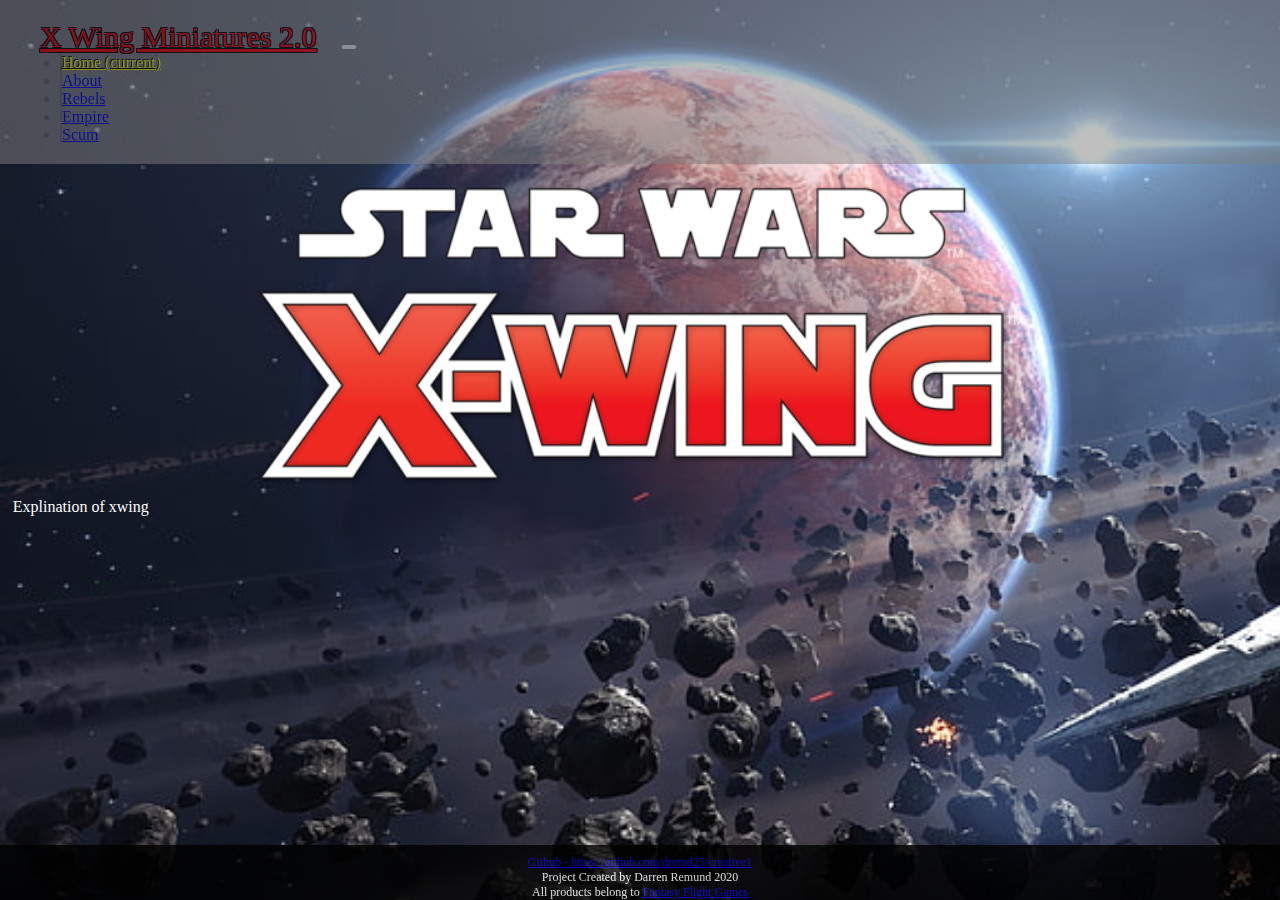
<file: index.html>
<!DOCTYPE html>
<html lang="en" dir="ltr">
    <head>
        <meta charset="utf-8">
        <title>X-Wing Miniatures</title>
        <link rel="stylesheet" href="/css/master.css">
        <link rel="stylesheet" href="/css/home.css">
        <link rel="stylesheet" href="https://stackpath.bootstrapcdn.com/bootstrap/4.1.3/css/bootstrap.min.css" integrity="sha384-MCw98/SFnGE8fJT3GXwEOngsV7Zt27NXFoaoApmYm81iuXoPkFOJwJ8ERdknLPMO" crossorigin="anonymous">
    </head>
    <body>
        <!-- Menu -->
        <div class="header">
            <nav class="navbar navbar-expand-lg navbar-light">
                <a class="navbar-xwing" href="/index.html">X Wing Miniatures 2.0</a>
                <button class="navbar-toggler" type="button" data-toggle="collapse" data-target="#navbarNav" aria-controls="navbarNav" aria-expanded="false" aria-label="Toggle navigation">
                    <span class="navbar-toggler-icon"></span>
                </button>
                <div class="collapse navbar-collapse" id="navbarNav">
                    <ul class="navbar-nav">
                        <li class="nav-item">
                            <a class="nav-link active" href="/index.html">Home <span class="sr-only">(current)</span></a>
                        </li>
                        <li class="nav-item">
                            <a class="nav-link" href="/pages/about.html">About</a>
                        </li>
                        <li class="nav-item">
                            <a class="nav-link" href="/pages/rebels/rebels.html">Rebels</a>
                        </li>
                        <li class="nav-item">
                            <a class="nav-link" href="/pages/empire/empire.html">Empire</a>
                        </li>
                        <li class="nav-item">
                            <a class="nav-link" href="/pages/scum/scum.html">Scum</a>
                        </li>
                    </ul>
                </div>
            </nav>
        </div>

        <!-- Main Body -->
        <div class="content">
            <img id="logo" src="/images/xwing_logo.png" alt="X Wing 2.0">
            <p>Explination of xwing</p>
        </div>

        <!-- Footer -->
        <div class="footer">
            <a href="https://github.com/dremd25/creative1">Github - https://github.com/dremd25/creative1</a>
            <p>Project Created by Darren Remund 2020</p>
            <p>All products belong to <a href="https://www.fantasyflightgames.com/en/products/x-wing-second-edition/">Fantasy Flight Games</a></p>
        </div>

        <script src="https://code.jquery.com/jquery-3.3.1.slim.min.js" integrity="sha384-q8i/X+965DzO0rT7abK41JStQIAqVgRVzpbzo5smXKp4YfRvH+8abtTE1Pi6jizo" crossorigin="anonymous"></script>
        <script src="https://cdnjs.cloudflare.com/ajax/libs/popper.js/1.14.3/umd/popper.min.js" integrity="sha384-ZMP7rVo3mIykV+2+9J3UJ46jBk0WLaUAdn689aCwoqbBJiSnjAK/l8WvCWPIPm49" crossorigin="anonymous"></script>
        <script src="https://stackpath.bootstrapcdn.com/bootstrap/4.1.3/js/bootstrap.min.js" integrity="sha384-ChfqqxuZUCnJSK3+MXmPNIyE6ZbWh2IMqE241rYiqJxyMiZ6OW/JmZQ5stwEULTy" crossorigin="anonymous"></script>
    </body>
</html>
</file>
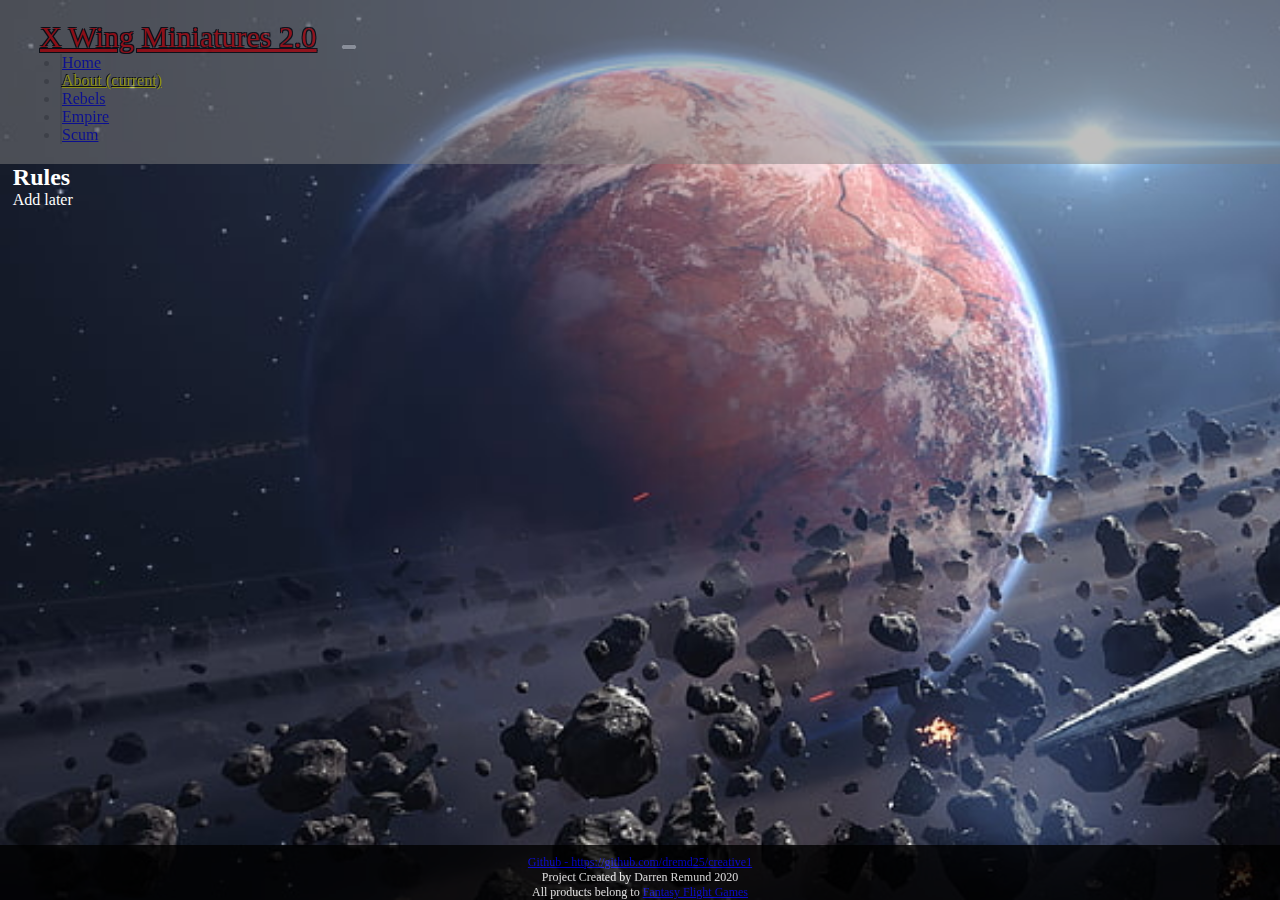
<file: pages/about.html>
<!DOCTYPE html>
<html lang="en" dir="ltr">
    <head>
        <meta charset="utf-8">
        <title>X-Wing Miniatures</title>
        <link rel="stylesheet" href="/css/master.css">
        <link rel="stylesheet" href="/css/rules.css">
        <link rel="stylesheet" href="https://stackpath.bootstrapcdn.com/bootstrap/4.1.3/css/bootstrap.min.css" integrity="sha384-MCw98/SFnGE8fJT3GXwEOngsV7Zt27NXFoaoApmYm81iuXoPkFOJwJ8ERdknLPMO" crossorigin="anonymous">
    </head>
    <body>
        <!-- Menu -->
        <div class="header">
            <nav class="navbar navbar-expand-lg navbar-light">
                <a class="navbar-xwing" href="/index.html">X Wing Miniatures 2.0</a>
                <button class="navbar-toggler" type="button" data-toggle="collapse" data-target="#navbarNav" aria-controls="navbarNav" aria-expanded="false" aria-label="Toggle navigation">
                    <span class="navbar-toggler-icon"></span>
                </button>
                <div class="collapse navbar-collapse" id="navbarNav">
                    <ul class="navbar-nav">
                        <li class="nav-item">
                            <a class="nav-link" href="/index.html">Home</a>
                        </li>
                        <li class="nav-item">
                            <a class="nav-link active" href="/pages/about.html">About <span class="sr-only">(current)</span></a>
                        </li>
                        <li class="nav-item">
                            <a class="nav-link" href="/pages/rebels/rebels.html">Rebels</a>
                        </li>
                        <li class="nav-item">
                            <a class="nav-link" href="/pages/empire/empire.html">Empire</a>
                        </li>
                        <li class="nav-item">
                            <a class="nav-link" href="/pages/scum/scum.html">Scum</a>
                        </li>
                    </ul>
                </div>
            </nav>
        </div>

        <!-- Main Body -->
        <div class="content">
            <h2>Rules</h2>
            <p>Add later</p>
        </div>

        <!-- Footer -->
        <div class="footer">
            <a href="https://github.com/dremd25/creative1">Github - https://github.com/dremd25/creative1</a>
            <p>Project Created by Darren Remund 2020</p>
            <p>All products belong to <a href="https://www.fantasyflightgames.com/en/products/x-wing-second-edition/">Fantasy Flight Games</a></p>
        </div>

        <script src="https://code.jquery.com/jquery-3.3.1.slim.min.js" integrity="sha384-q8i/X+965DzO0rT7abK41JStQIAqVgRVzpbzo5smXKp4YfRvH+8abtTE1Pi6jizo" crossorigin="anonymous"></script>
        <script src="https://cdnjs.cloudflare.com/ajax/libs/popper.js/1.14.3/umd/popper.min.js" integrity="sha384-ZMP7rVo3mIykV+2+9J3UJ46jBk0WLaUAdn689aCwoqbBJiSnjAK/l8WvCWPIPm49" crossorigin="anonymous"></script>
        <script src="https://stackpath.bootstrapcdn.com/bootstrap/4.1.3/js/bootstrap.min.js" integrity="sha384-ChfqqxuZUCnJSK3+MXmPNIyE6ZbWh2IMqE241rYiqJxyMiZ6OW/JmZQ5stwEULTy" crossorigin="anonymous"></script>
    </body>
</html>
</file>
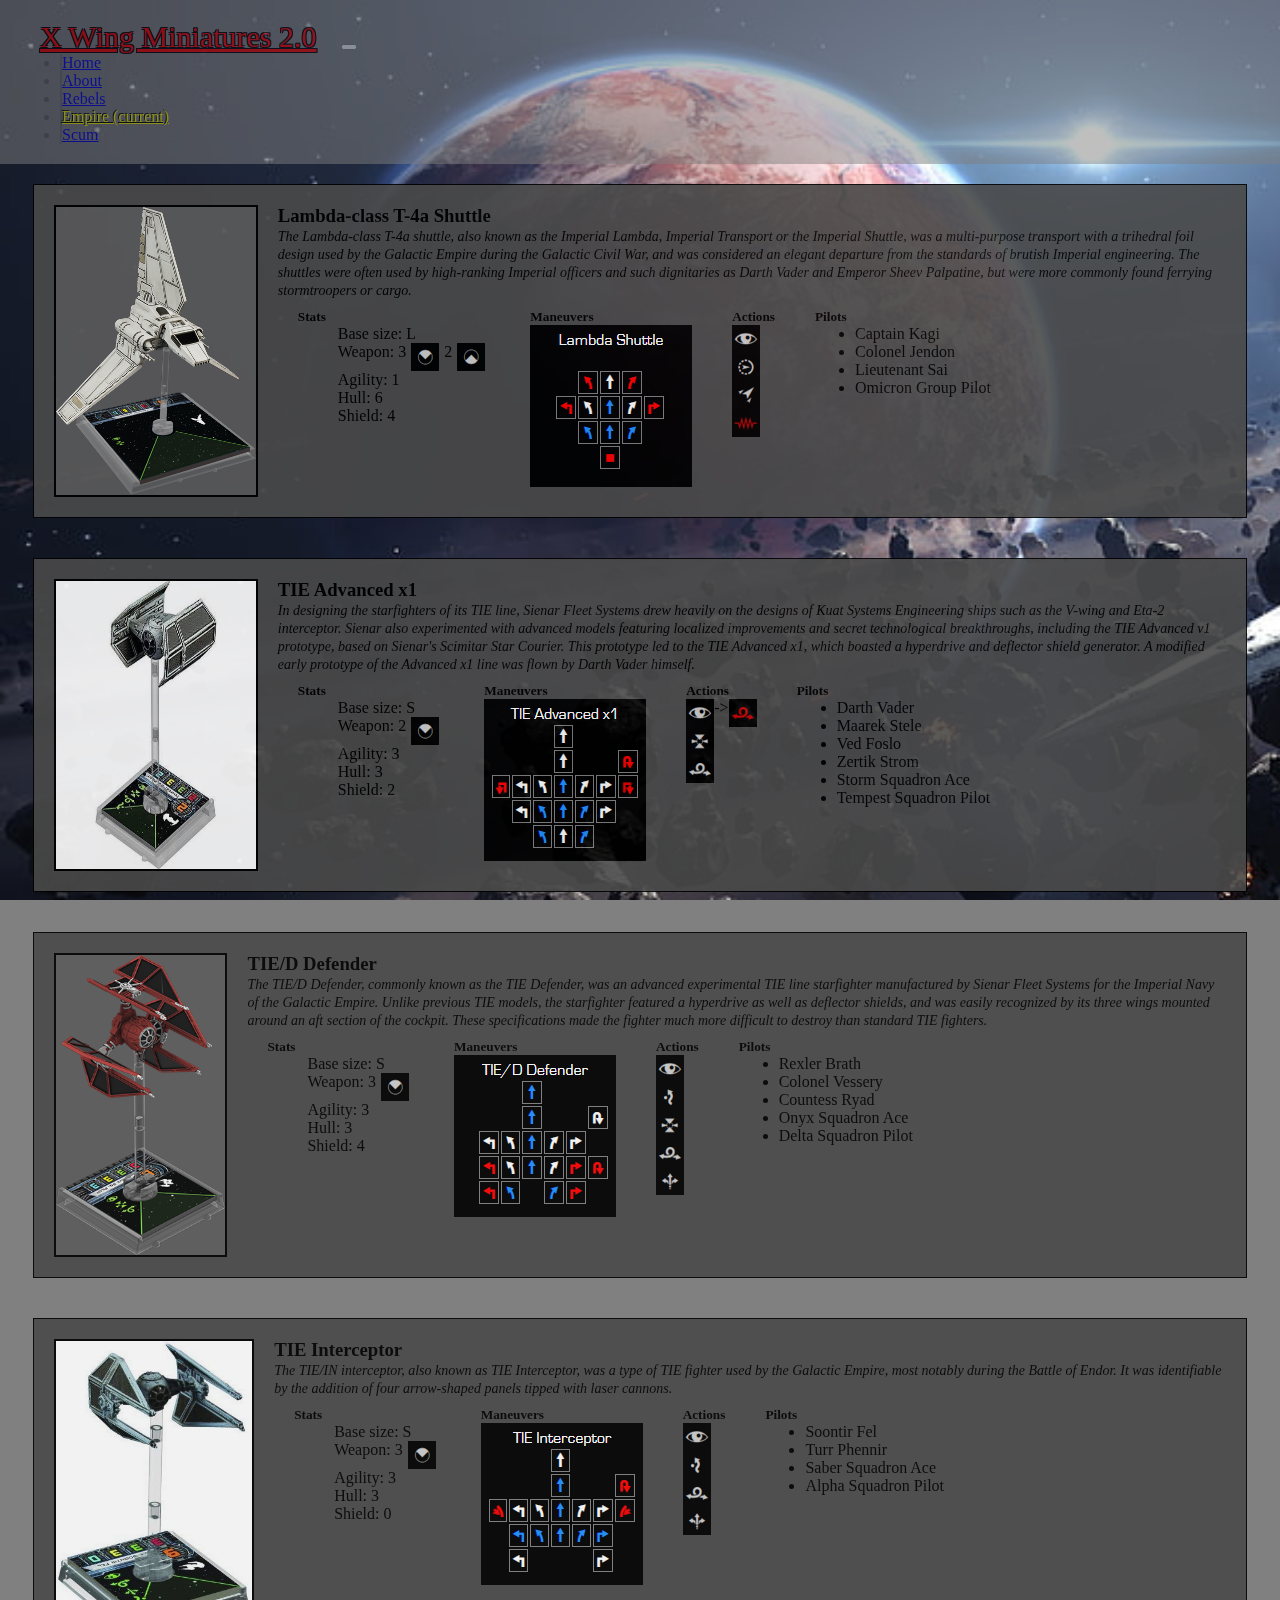
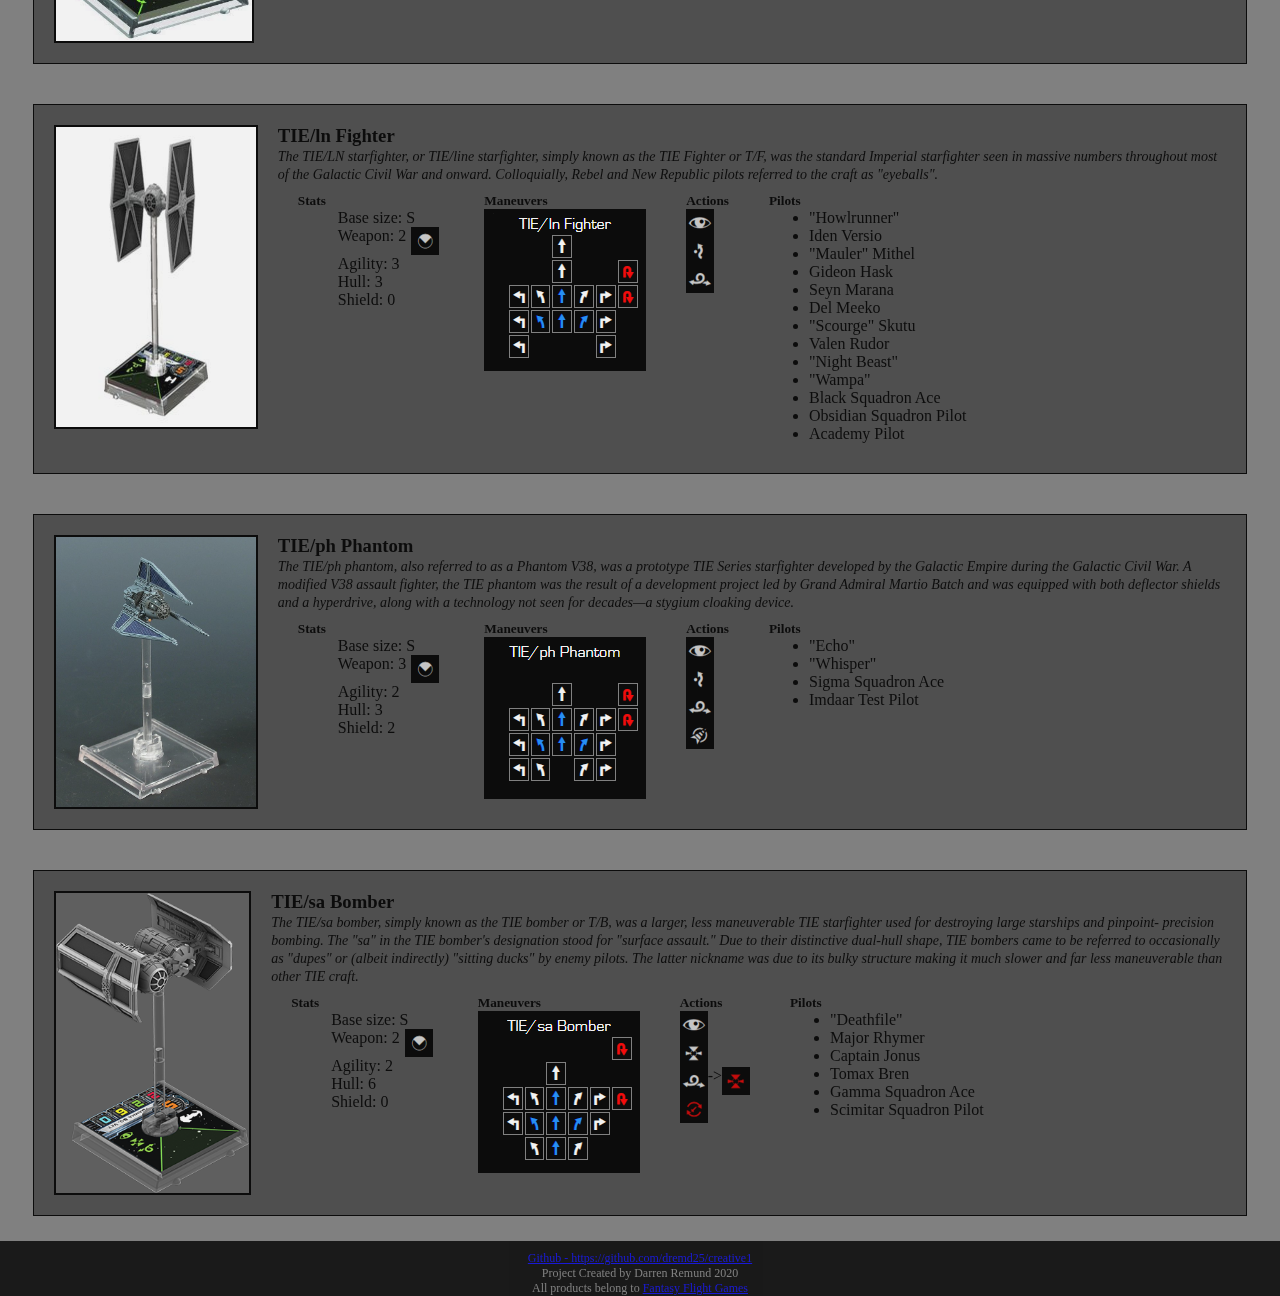
<file: pages/empire/empire.html>
<!DOCTYPE html>
<html lang="en" dir="ltr">
    <head>
        <meta charset="utf-8">
        <title>X-Wing Miniatures</title>
        <link rel="stylesheet" href="/css/master.css">
        <link rel="stylesheet" href="/css/faction_list.css">
        <link rel="stylesheet" href="https://stackpath.bootstrapcdn.com/bootstrap/4.1.3/css/bootstrap.min.css" integrity="sha384-MCw98/SFnGE8fJT3GXwEOngsV7Zt27NXFoaoApmYm81iuXoPkFOJwJ8ERdknLPMO" crossorigin="anonymous">
    </head>
    <body>
        <!-- Menu -->
        <div class="header">
            <nav class="navbar navbar-expand-lg navbar-light">
                <a class="navbar-xwing" href="/index.html">X Wing Miniatures 2.0</a>
                <button class="navbar-toggler" type="button" data-toggle="collapse" data-target="#navbarNav" aria-controls="navbarNav" aria-expanded="false" aria-label="Toggle navigation">
                    <span class="navbar-toggler-icon"></span>
                </button>
                <div class="collapse navbar-collapse" id="navbarNav">
                    <ul class="navbar-nav">
                        <li class="nav-item">
                            <a class="nav-link" href="/index.html">Home</a>
                        </li>
                        <li class="nav-item">
                            <a class="nav-link" href="/pages/about.html">About</a>
                        </li>
                        <li class="nav-item">
                            <a class="nav-link" href="/pages/rebels/rebels.html">Rebels</a>
                        </li>
                        <li class="nav-item">
                            <a class="nav-link active" href="/pages/empire/empire.html">Empire <span class="sr-only">(current)</span></a>
                        </li>
                        <li class="nav-item">
                            <a class="nav-link" href="/pages/scum/scum.html">Scum</a>
                        </li>
                    </ul>
                </div>
            </nav>
        </div>

        <!-- Main Body -->
        <div class="content">
            <div class="ship">
                <img src="/images/empire/shuttle.png" alt="Lambda-class T-4a Shuttle">
                <div class="details">
                    <div class="name">
                        <h3>Lambda-class T-4a Shuttle</h3>
                        <em>The Lambda-class T-4a shuttle, also known as the Imperial
                            Lambda, Imperial Transport or the Imperial Shuttle, was a
                            multi-purpose transport with a trihedral foil design used
                            by the Galactic Empire during the Galactic Civil War, and
                            was considered an elegant departure from the standards of
                            brutish Imperial engineering. The shuttles were often used
                            by high-ranking Imperial officers and such dignitaries as
                            Darth Vader and Emperor Sheev Palpatine, but were more
                            commonly found ferrying stormtroopers or cargo.</em>
                    </div>
                    <div class="info">
                        <div>
                            <h5>Stats</h5>
                            <ul class="stats">
                                <li>Base size: L</li>
                                <li>Weapon: 3 <img src="/images/actions/front.png" alt="Fwd,"> 2 <img src="/images/actions/back.png" alt="Back"></li>
                                <li>Agility: 1</li>
                                <li>Hull: 6</li>
                                <li>Shield: 4</li>
                            </ul>
                        </div>
                        <div>
                            <h5>Maneuvers</h5>
                            <img src="/images/empire/shuttle_man.png" alt="missing">
                        </div>
                        <div>
                            <h5>Actions</h5>
                            <img src="/images/actions/focus.png" alt="Focus">
                            <img src="/images/actions/reinforce.png" alt="Reinforce">
                            <img src="/images/actions/coordinate.png" alt="Coordinate">
                            <img src="/images/actions/jam_red.png" alt="Jam (RED)">
                        </div>
                        <div>
                            <h5>Pilots</h5>
                            <ul>
                                <li>Captain Kagi</li>
                                <li>Colonel Jendon</li>
                                <li>Lieutenant Sai</li>
                                <li>Omicron Group Pilot</li>
                            </ul>
                        </div>
                    </div>
                </div>
            </div>

            <div class="ship">
                <img src="/images/empire/advancedx1.jpg" alt="TIE Advanced x1">
                <div class="details">
                    <div class="name">
                        <h3>TIE Advanced x1</h3>
                        <em>In designing the starfighters of its TIE line, Sienar
                            Fleet Systems drew heavily on the designs of Kuat
                            Systems Engineering ships such as the V-wing and Eta-2
                            interceptor. Sienar also experimented with advanced
                            models featuring localized improvements and secret
                            technological breakthroughs, including the TIE Advanced
                            v1 prototype, based on Sienar's Scimitar Star Courier.
                            This prototype led to the TIE Advanced x1, which
                            boasted a hyperdrive and deflector shield generator.
                            A modified early prototype of the Advanced x1 line
                            was flown by Darth Vader himself.</em>
                    </div>
                    <div class="info">
                        <div>
                            <h5>Stats</h5>
                            <ul class="stats">
                                <li>Base size: S</li>
                                <li>Weapon: 2 <img src="/images/actions/front.png" alt="Fwd"></li>
                                <li>Agility: 3</li>
                                <li>Hull: 3</li>
                                <li>Shield: 2</li>
                            </ul>
                        </div>
                        <div>
                            <h5>Maneuvers</h5>
                            <img src="/images/empire/advancedx1_man.png" alt="missing">
                        </div>
                        <div>
                            <h5>Actions</h5>
                            <div id="advancedx1_linked">
                                <img src="/images/actions/focus.png" alt="Focus">
                                ->
                                <img src="/images/actions/roll_red.png" alt="Barrel Role (RED)">
                            </div>
                            <img src="/images/actions/lock.png" alt="Target Lock">
                            <img src="/images/actions/roll.png" alt="Barrel Roll">
                        </div>
                        <div>
                            <h5>Pilots</h5>
                            <ul>
                                <li>Darth Vader</li>
                                <li>Maarek Stele</li>
                                <li>Ved Foslo</li>
                                <li>Zertik Strom</li>
                                <li>Storm Squadron Ace</li>
                                <li>Tempest Squadron Pilot</li>
                            </ul>
                        </div>
                    </div>
                </div>
            </div>

            <div class="ship">
                <img src="/images/empire/defender.png" alt="TIE/D Defender">
                <div class="details">
                    <div class="name">
                        <h3>TIE/D Defender</h3>
                        <em>The TIE/D Defender, commonly known as the TIE Defender,
                            was an advanced experimental TIE line starfighter
                            manufactured by Sienar Fleet Systems for the Imperial
                            Navy of the Galactic Empire. Unlike previous TIE models,
                            the starfighter featured a hyperdrive as well as
                            deflector shields, and was easily recognized by its
                            three wings mounted around an aft section of the cockpit.
                            These specifications made the fighter much more difficult
                            to destroy than standard TIE fighters.</em>
                    </div>
                    <div class="info">
                        <div>
                            <h5>Stats</h5>
                            <ul class="stats">
                                <li>Base size: S</li>
                                <li>Weapon: 3 <img src="/images/actions/front.png" alt="Fwd"></li>
                                <li>Agility: 3</li>
                                <li>Hull: 3</li>
                                <li>Shield: 4</li>
                            </ul>
                        </div>
                        <div>
                            <h5>Maneuvers</h5>
                            <img src="/images/empire/defender_man.png" alt="missing">
                        </div>
                        <div>
                            <h5>Actions</h5>
                            <img src="/images/actions/focus.png" alt="Focus">
                            <img src="/images/actions/evade.png" alt="Evade">
                            <img src="/images/actions/lock.png" alt="Target Lock">
                            <img src="/images/actions/roll.png" alt="Barrel Roll">
                            <img src="/images/actions/boost.png" alt="Boost">
                        </div>
                        <div>
                            <h5>Pilots</h5>
                            <ul>
                                <li>Rexler Brath</li>
                                <li>Colonel Vessery</li>
                                <li>Countess Ryad</li>
                                <li>Onyx Squadron Ace</li>
                                <li>Delta Squadron Pilot</li>
                            </ul>
                        </div>
                    </div>
                </div>
            </div>

            <div class="ship">
                <img src="/images/empire/interceptor.jpg" alt="TIE Interceptor">
                <div class="details">
                    <div class="name">
                        <h3>TIE Interceptor</h3>
                        <em>The TIE/IN interceptor, also known as TIE Interceptor,
                            was a type of TIE fighter used by the Galactic Empire,
                            most notably during the Battle of Endor. It was
                            identifiable by the addition of four arrow-shaped
                            panels tipped with laser cannons.</em>
                    </div>
                    <div class="info">
                        <div>
                            <h5>Stats</h5>
                            <ul class="stats">
                                <li>Base size: S</li>
                                <li>Weapon: 3 <img src="/images/actions/front.png" alt="Fwd"></li>
                                <li>Agility: 3</li>
                                <li>Hull: 3</li>
                                <li>Shield: 0</li>
                            </ul>
                        </div>
                        <div>
                            <h5>Maneuvers</h5>
                            <img src="/images/empire/interceptor_man.png" alt="missing">
                        </div>
                        <div>
                            <h5>Actions</h5>
                            <img src="/images/actions/focus.png" alt="Focus">
                            <img src="/images/actions/evade.png" alt="Evade">
                            <img src="/images/actions/roll.png" alt="Barrel Roll">
                            <img src="/images/actions/boost.png" alt="Boost">
                        </div>
                        <div>
                            <h5>Pilots</h5>
                            <ul>
                                <li>Soontir Fel</li>
                                <li>Turr Phennir</li>
                                <li>Saber Squadron Ace</li>
                                <li>Alpha Squadron Pilot</li>
                            </ul>
                        </div>
                    </div>
                </div>
            </div>

            <div class="ship">
                <img src="/images/empire/tiefighter.jpg" alt="TIE/ln Fighter">
                <div class="details">
                    <div class="name">
                        <h3>TIE/ln Fighter</h3>
                        <em>The TIE/LN starfighter, or TIE/line starfighter, simply
                            known as the TIE Fighter or T/F, was the standard
                            Imperial starfighter seen in massive numbers throughout
                            most of the Galactic Civil War and onward. Colloquially,
                            Rebel and New Republic pilots referred to the craft as
                            "eyeballs".</em>
                    </div>
                    <div class="info">
                        <div>
                            <h5>Stats</h5>
                            <ul class="stats">
                                <li>Base size: S</li>
                                <li>Weapon: 2 <img src="/images/actions/front.png" alt="Fwd"></li>
                                <li>Agility: 3</li>
                                <li>Hull: 3</li>
                                <li>Shield: 0</li>
                            </ul>
                        </div>
                        <div>
                            <h5>Maneuvers</h5>
                            <img src="/images/empire/tiefighter_man.png" alt="missing">
                        </div>
                        <div>
                            <h5>Actions</h5>
                            <img src="/images/actions/focus.png" alt="Focus">
                            <img src="/images/actions/evade.png" alt="Evade">
                            <img src="/images/actions/roll.png" alt="Barrel Roll">
                        </div>
                        <div>
                            <h5>Pilots</h5>
                            <ul>
                                <li>"Howlrunner"</li>
                                <li>Iden Versio</li>
                                <li>"Mauler" Mithel</li>
                                <li>Gideon Hask</li>
                                <li>Seyn Marana</li>
                                <li>Del Meeko</li>
                                <li>"Scourge" Skutu</li>
                                <li>Valen Rudor</li>
                                <li>"Night Beast"</li>
                                <li>"Wampa"</li>
                                <li>Black Squadron Ace</li>
                                <li>Obsidian Squadron Pilot</li>
                                <li>Academy Pilot</li>
                            </ul>
                        </div>
                    </div>
                </div>
            </div>

            <div class="ship">
                <img src="/images/empire/phantom.jpeg" alt="TIE/ph Phantom">
                <div class="details">
                    <div class="name">
                        <h3>TIE/ph Phantom</h3>
                        <em>The TIE/ph phantom, also referred to as a Phantom V38,
                            was a prototype TIE Series starfighter developed by
                            the Galactic Empire during the Galactic Civil War. A
                            modified V38 assault fighter, the TIE phantom was the
                            result of a development project led by Grand Admiral
                            Martio Batch and was equipped with both deflector
                            shields and a hyperdrive, along with a technology not
                            seen for decades—a stygium cloaking device.</em>
                    </div>
                    <div class="info">
                        <div>
                            <h5>Stats</h5>
                            <ul class="stats">
                                <li>Base size: S</li>
                                <li>Weapon: 3 <img src="/images/actions/front.png" alt="Fwd"></li>
                                <li>Agility: 2</li>
                                <li>Hull: 3</li>
                                <li>Shield: 2</li>
                            </ul>
                        </div>
                        <div>
                            <h5>Maneuvers</h5>
                            <img src="/images/empire/phantom_man.png" alt="missing">
                        </div>
                        <div>
                            <h5>Actions</h5>
                            <img src="/images/actions/focus.png" alt="Focus">
                            <img src="/images/actions/evade.png" alt="Evade">
                            <img src="/images/actions/roll.png" alt="Barrel Roll">
                            <img src="/images/actions/cloak.png" alt="Cloak">
                        </div>
                        <div>
                            <h5>Pilots</h5>
                            <ul>
                                <li>"Echo"</li>
                                <li>"Whisper"</li>
                                <li>Sigma Squadron Ace</li>
                                <li>Imdaar Test Pilot</li>
                            </ul>
                        </div>
                    </div>
                </div>
            </div>

            <div class="ship">
                <img src="/images/empire/bomber.png" alt="TIE/sa Bomber">
                <div class="details">
                    <div class="name">
                        <h3>TIE/sa Bomber</h3>
                        <em>The TIE/sa bomber, simply known as the TIE bomber or
                            T/B, was a larger, less maneuverable TIE starfighter
                            used for destroying large starships and pinpoint-
                            precision bombing. The "sa" in the TIE bomber's
                            designation stood for "surface assault." Due to their
                            distinctive dual-hull shape, TIE bombers came to be
                            referred to occasionally as "dupes" or (albeit
                            indirectly) "sitting ducks" by enemy pilots. The
                            latter nickname was due to its bulky structure making
                            it much slower and far less maneuverable than other
                            TIE craft. </em>
                    </div>
                    <div class="info">
                        <div>
                            <h5>Stats</h5>
                            <ul class="stats">
                                <li>Base size: S</li>
                                <li>Weapon: 2 <img src="/images/actions/front.png" alt="Fwd"></li>
                                <li>Agility: 2</li>
                                <li>Hull: 6</li>
                                <li>Shield: 0</li>
                            </ul>
                        </div>
                        <div>
                            <h5>Maneuvers</h5>
                            <img src="/images/empire/bomber_man.png" alt="missing">
                        </div>
                        <div>
                            <h5>Actions</h5>
                            <img src="/images/actions/focus.png" alt="Focus">
                            <img src="/images/actions/lock.png" alt="Target Lock">
                            <div id="bomber_linked">
                                <img src="/images/actions/roll.png" alt="Barrel Roll">
                                ->
                                <img src="/images/actions/lock_red.png" alt="Target Lock (RED)">
                            </div>
                            <img src="/images/actions/reload_red.png" alt="Redload (RED)">
                        </div>
                        <div>
                            <h5>Pilots</h5>
                            <ul>
                                <li>"Deathfile"</li>
                                <li>Major Rhymer</li>
                                <li>Captain Jonus</li>
                                <li>Tomax Bren</li>
                                <li>Gamma Squadron Ace</li>
                                <li>Scimitar Squadron Pilot</li>
                            </ul>
                        </div>
                    </div>
                </div>
            </div>
        </div>

        <!-- Footer -->
        <div class="footer">
            <a href="https://github.com/dremd25/creative1">Github - https://github.com/dremd25/creative1</a>
            <p>Project Created by Darren Remund 2020</p>
            <p>All products belong to <a href="https://www.fantasyflightgames.com/en/products/x-wing-second-edition/">Fantasy Flight Games</a></p>
        </div>

        <script src="https://code.jquery.com/jquery-3.3.1.slim.min.js" integrity="sha384-q8i/X+965DzO0rT7abK41JStQIAqVgRVzpbzo5smXKp4YfRvH+8abtTE1Pi6jizo" crossorigin="anonymous"></script>
        <script src="https://cdnjs.cloudflare.com/ajax/libs/popper.js/1.14.3/umd/popper.min.js" integrity="sha384-ZMP7rVo3mIykV+2+9J3UJ46jBk0WLaUAdn689aCwoqbBJiSnjAK/l8WvCWPIPm49" crossorigin="anonymous"></script>
        <script src="https://stackpath.bootstrapcdn.com/bootstrap/4.1.3/js/bootstrap.min.js" integrity="sha384-ChfqqxuZUCnJSK3+MXmPNIyE6ZbWh2IMqE241rYiqJxyMiZ6OW/JmZQ5stwEULTy" crossorigin="anonymous"></script>
    </body>
</html>
</file>
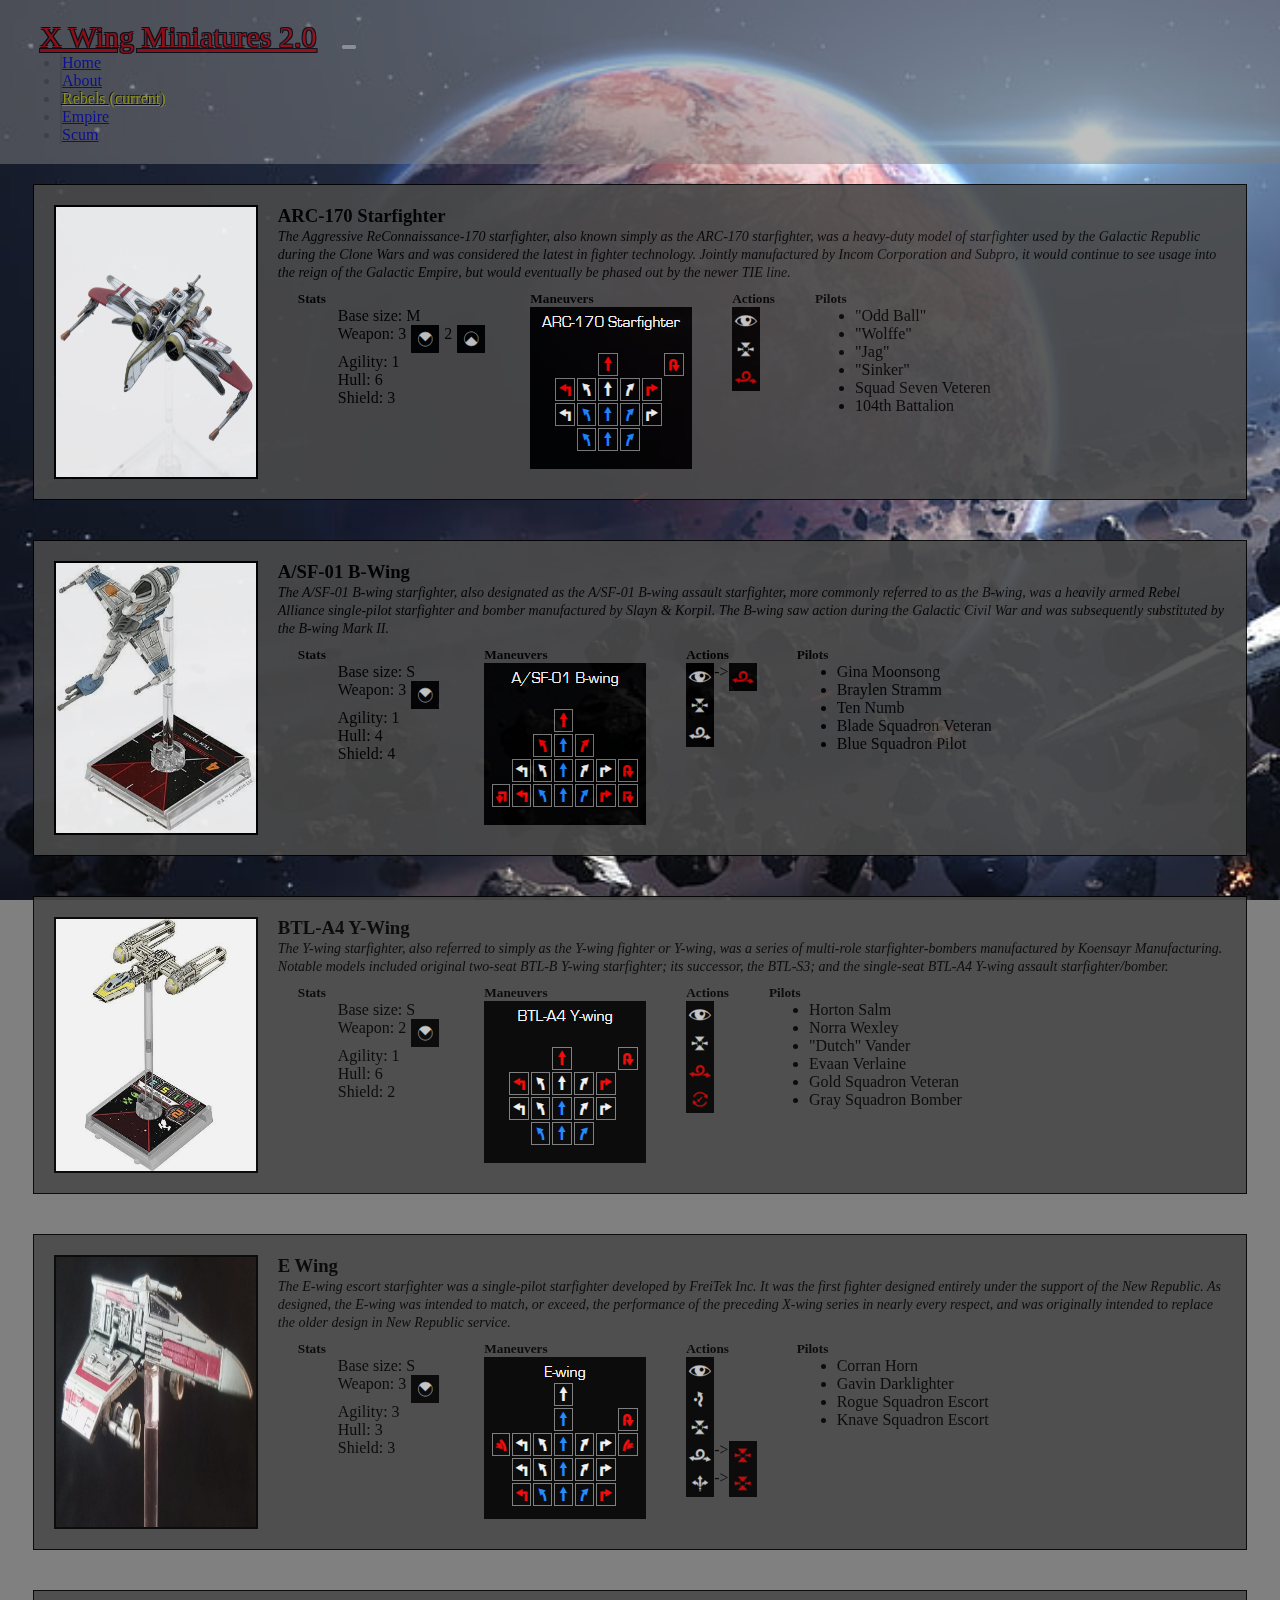
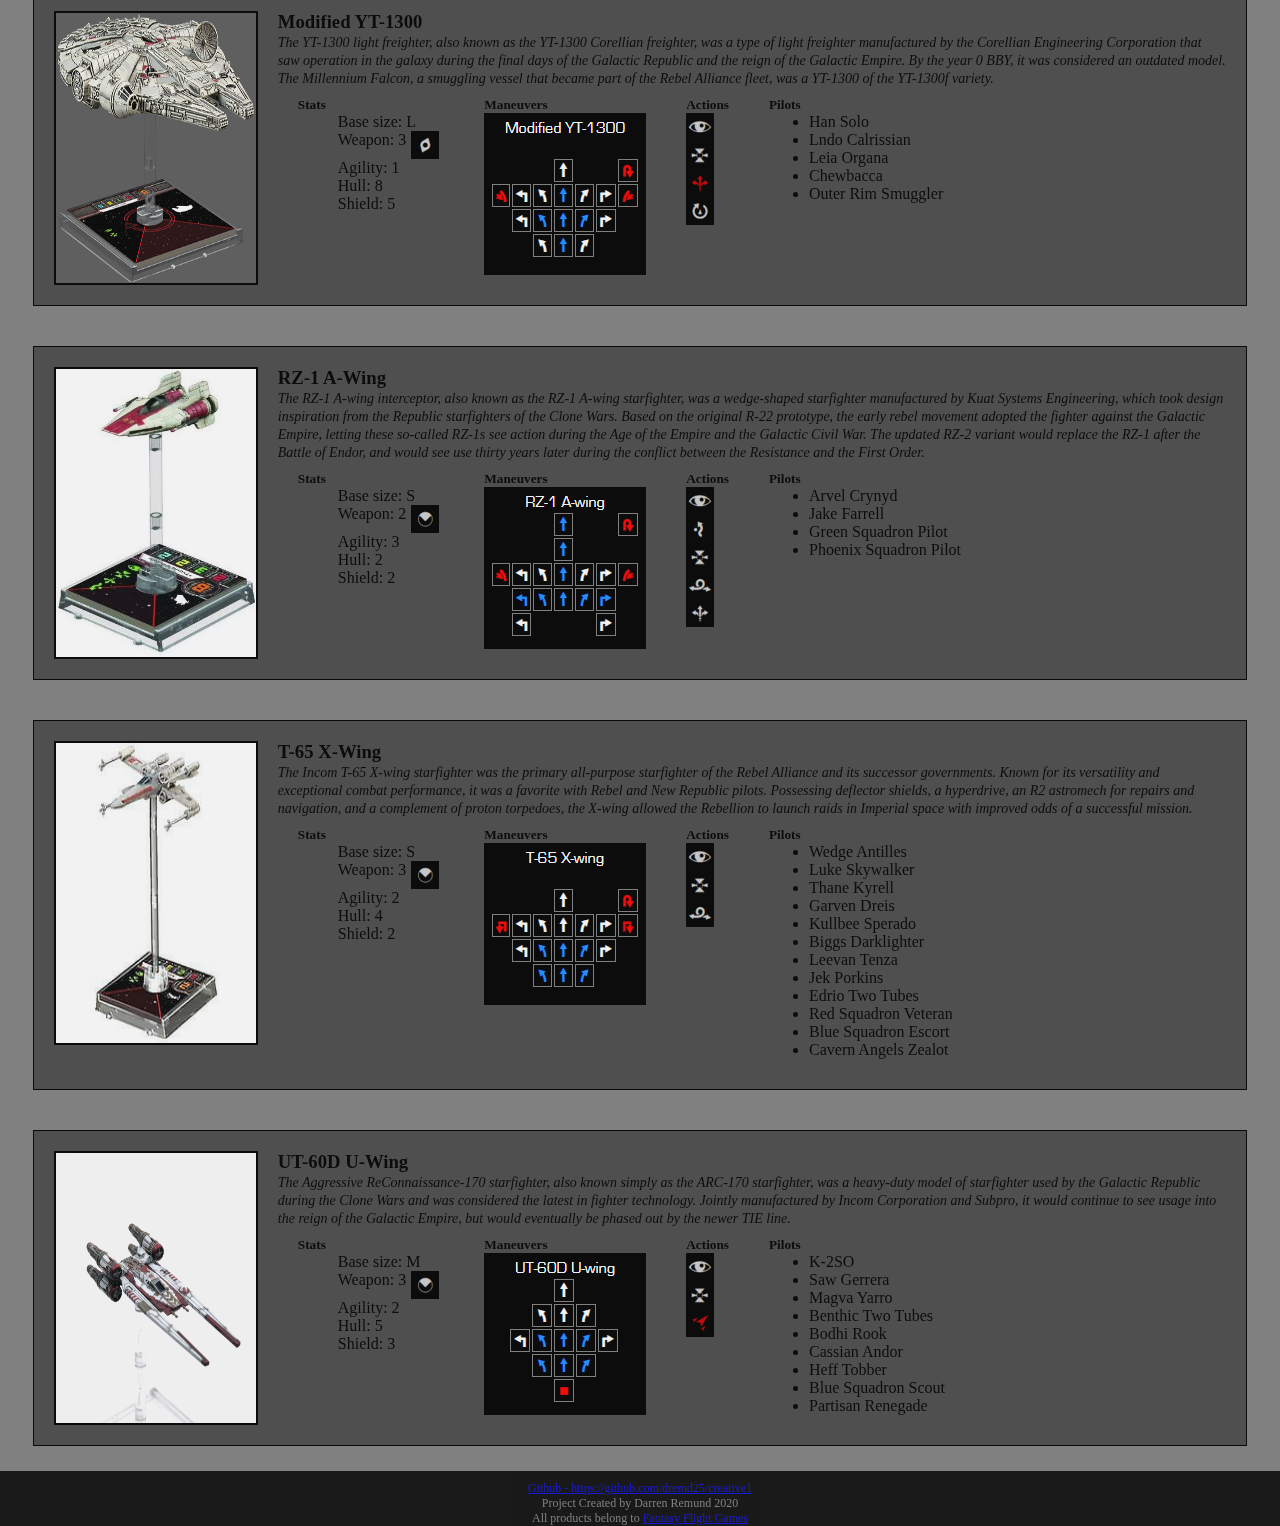
<file: pages/rebels/rebels.html>
<!DOCTYPE html>
<html lang="en" dir="ltr">
    <head>
        <meta charset="utf-8">
        <title>X-Wing Miniatures</title>
        <link rel="stylesheet" href="/css/master.css">
        <link rel="stylesheet" href="/css/faction_list.css">
        <link rel="stylesheet" href="https://stackpath.bootstrapcdn.com/bootstrap/4.1.3/css/bootstrap.min.css" integrity="sha384-MCw98/SFnGE8fJT3GXwEOngsV7Zt27NXFoaoApmYm81iuXoPkFOJwJ8ERdknLPMO" crossorigin="anonymous">
    </head>
    <body>
        <!-- Menu -->
        <div class="header">
            <nav class="navbar navbar-expand-lg navbar-light">
                <a class="navbar-xwing" href="/index.html">X Wing Miniatures 2.0</a>
                <button class="navbar-toggler" type="button" data-toggle="collapse" data-target="#navbarNav" aria-controls="navbarNav" aria-expanded="false" aria-label="Toggle navigation">
                    <span class="navbar-toggler-icon"></span>
                </button>
                <div class="collapse navbar-collapse" id="navbarNav">
                    <ul class="navbar-nav">
                        <li class="nav-item">
                            <a class="nav-link" href="/index.html">Home</a>
                        </li>
                        <li class="nav-item">
                            <a class="nav-link" href="/pages/about.html">About</a>
                        </li>
                        <li class="nav-item">
                            <a class="nav-link active" href="/pages/rebels/rebels.html">Rebels <span class="sr-only">(current)</span></a>
                        </li>
                        <li class="nav-item">
                            <a class="nav-link" href="/pages/empire/empire.html">Empire</a>
                        </li>
                        <li class="nav-item">
                            <a class="nav-link" href="/pages/scum/scum.html">Scum</a>
                        </li>
                    </ul>
                </div>
            </nav>
        </div>

        <!-- Main Body -->
        <div class="content">
            <div class="ship">
                <img src="/images/rebel/arc170.jpg" alt="Arc-170 Starfighter">
                <div class="details">
                    <div class="name">
                        <h3>ARC-170 Starfighter</h3>
                        <em>The Aggressive ReConnaissance-170 starfighter, also known
                            simply as the ARC-170 starfighter, was a heavy-duty model
                            of starfighter used by the Galactic Republic during the
                            Clone Wars and was considered the latest in fighter
                            technology. Jointly manufactured by Incom Corporation
                            and Subpro, it would continue to see usage into the
                            reign of the Galactic Empire, but would eventually be
                            phased out by the newer TIE line. </em>
                    </div>
                    <div class="info">
                        <div>
                            <h5>Stats</h5>
                            <ul class="stats">
                                <li>Base size: M</li>
                                <li>Weapon: 3 <img src="/images/actions/front.png" alt="Fwd,"> 2 <img src="/images/actions/back.png" alt="Back"></li>
                                <li>Agility: 1</li>
                                <li>Hull: 6</li>
                                <li>Shield: 3</li>
                            </ul>
                        </div>
                        <div>
                            <h5>Maneuvers</h5>
                            <img src="/images/rebel/arc170_man.png" alt="missing">
                        </div>
                        <div>
                            <h5>Actions</h5>
                            <img src="/images/actions/focus.png" alt="Focus">
                            <img src="/images/actions/lock.png" alt="Target Lock">
                            <img src="/images/actions/roll_red.png" alt="Barrel Roll (RED)">
                        </div>
                        <div>
                            <h5>Pilots</h5>
                            <ul>
                                <li>"Odd Ball"</li>
                                <li>"Wolffe"</li>
                                <li>"Jag"</li>
                                <li>"Sinker"</li>
                                <li>Squad Seven Veteren</li>
                                <li>104th Battalion</li>
                            </ul>
                        </div>
                    </div>
                </div>
            </div>

            <div class="ship">
                <img src="/images/rebel/bwing.jpeg" alt="A/SF-01 B-Wing">
                <div class="details">
                    <div class="name">
                        <h3>A/SF-01 B-Wing</h3>
                        <em>The A/SF-01 B-wing starfighter, also designated as the
                            A/SF-01 B-wing assault starfighter, more commonly
                            referred to as the B-wing, was a heavily armed Rebel
                            Alliance single-pilot starfighter and bomber
                            manufactured by Slayn & Korpil. The B-wing saw action
                            during the Galactic Civil War and was subsequently
                            substituted by the B-wing Mark II.</em>
                    </div>
                    <div class="info">
                        <div>
                            <h5>Stats</h5>
                            <ul class="stats">
                                <li>Base size: S</li>
                                <li>Weapon: 3 <img src="/images/actions/front.png" alt="Fwd"></li>
                                <li>Agility: 1</li>
                                <li>Hull: 4</li>
                                <li>Shield: 4</li>
                            </ul>
                        </div>
                        <div>
                            <h5>Maneuvers</h5>
                            <img src="/images/rebel/bwing_man.png" alt="missing">
                        </div>
                        <div>
                            <h5>Actions</h5>
                            <div id="bwing_linked">
                                <img src="/images/actions/focus.png" alt="Focus">
                                ->
                                <img src="/images/actions/roll_red.png" alt="Barrel Roll (RED)">
                            </div>
                            <img src="/images/actions/lock.png" alt="Target Lock">
                            <img src="/images/actions/roll.png" alt="Barrel Roll">
                        </div>
                        <div>
                            <h5>Pilots</h5>
                            <ul>
                                <li>Gina Moonsong</li>
                                <li>Braylen Stramm</li>
                                <li>Ten Numb</li>
                                <li>Blade Squadron Veteran</li>
                                <li>Blue Squadron Pilot</li>
                            </ul>
                        </div>
                    </div>
                </div>
            </div>

            <div class="ship">
                <img src="/images/rebel/ywing.jpg" alt="BTL-A4 Y-Wing">
                <div class="details">
                    <div class="name">
                        <h3>BTL-A4 Y-Wing</h3>
                        <em>The Y-wing starfighter, also referred to simply as the
                            Y-wing fighter or Y-wing, was a series of multi-role
                            starfighter-bombers manufactured by Koensayr
                            Manufacturing. Notable models included original
                            two-seat BTL-B Y-wing starfighter; its successor,
                            the BTL-S3; and the single-seat BTL-A4 Y-wing assault
                            starfighter/bomber. </em>
                    </div>
                    <div class="info">
                        <div>
                            <h5>Stats</h5>
                            <ul class="stats">
                                <li>Base size: S</li>
                                <li>Weapon: 2 <img src="/images/actions/front.png" alt="Fwd"></li>
                                <li>Agility: 1</li>
                                <li>Hull: 6</li>
                                <li>Shield: 2</li>
                            </ul>
                        </div>
                        <div>
                            <h5>Maneuvers</h5>
                            <img src="/images/rebel/ywing_man.png" alt="missing">
                        </div>
                        <div>
                            <h5>Actions</h5>
                            <img src="/images/actions/focus.png" alt="Focus">
                            <img src="/images/actions/lock.png" alt="Target Lock">
                            <img src="/images/actions/roll_red.png" alt="Barrel Roll (RED)">
                            <img src="/images/actions/reload_red.png" alt="Reload (RED)">
                        </div>
                        <div>
                            <h5>Pilots</h5>
                            <ul>
                                <li>Horton Salm</li>
                                <li>Norra Wexley</li>
                                <li>"Dutch" Vander</li>
                                <li>Evaan Verlaine</li>
                                <li>Gold Squadron Veteran</li>
                                <li>Gray Squadron Bomber</li>
                            </ul>
                        </div>
                    </div>
                </div>
            </div>

            <div class="ship">
                <img src="/images/rebel/ewing.jpg" alt="E Wing">
                <div class="details">
                    <div class="name">
                        <h3>E Wing</h3>
                        <em>The E-wing escort starfighter was a single-pilot
                            starfighter developed by FreiTek Inc. It was the first
                            fighter designed entirely under the support of the New
                            Republic. As designed, the E-wing was intended to
                            match, or exceed, the performance of the preceding
                            X-wing series in nearly every respect, and was
                            originally intended to replace the older design in
                            New Republic service.</em>
                    </div>
                    <div class="info">
                        <div>
                            <h5>Stats</h5>
                            <ul class="stats">
                                <li>Base size: S</li>
                                <li>Weapon: 3 <img src="/images/actions/front.png" alt="Fwd"></li>
                                <li>Agility: 3</li>
                                <li>Hull: 3</li>
                                <li>Shield: 3</li>
                            </ul>
                        </div>
                        <div>
                            <h5>Maneuvers</h5>
                            <img src="/images/rebel/ewing_man.png" alt="missing">
                        </div>
                        <div>
                            <h5>Actions</h5>
                            <img src="/images/actions/focus.png" alt="Focus">
                            <img src="/images/actions/evade.png" alt="Evade">
                            <img src="/images/actions/lock.png" alt="Target Lock">
                            <div id="ewing_linked">
                                <img src="/images/actions/roll.png" alt="Barrel Roll">
                                ->
                                <img src="/images/actions/lock_red.png" alt="Target Lock (RED)">
                            </div>
                            <div id="ewing_linked">
                                <img src="/images/actions/boost.png" alt="Boost">
                                ->
                                <img src="/images/actions/lock_red.png" alt="Target Lock (RED)">
                            </div>
                        </div>
                        <div>
                            <h5>Pilots</h5>
                            <ul>
                                <li>Corran Horn</li>
                                <li>Gavin Darklighter</li>
                                <li>Rogue Squadron Escort</li>
                                <li>Knave Squadron Escort</li>
                            </ul>
                        </div>
                    </div>
                </div>
            </div>

            <div class="ship">
                <img src="/images/rebel/yt1300.png" alt="Modified YT-1300">
                <div class="details">
                    <div class="name">
                        <h3>Modified YT-1300</h3>
                        <em>The YT-1300 light freighter, also known as the YT-1300
                            Corellian freighter, was a type of light freighter
                            manufactured by the Corellian Engineering Corporation
                            that saw operation in the galaxy during the final days
                            of the Galactic Republic and the reign of the Galactic
                            Empire. By the year 0 BBY, it was considered an
                            outdated model. The Millennium Falcon, a smuggling
                            vessel that became part of the Rebel Alliance fleet,
                            was a YT-1300 of the YT-1300f variety.</em>
                    </div>
                    <div class="info">
                        <div>
                            <h5>Stats</h5>
                            <ul class="stats">
                                <li>Base size: L</li>
                                <li>Weapon: 3 <img src="/images/actions/d_turret.png" alt="D-Arc"></li>
                                <li>Agility: 1</li>
                                <li>Hull: 8</li>
                                <li>Shield: 5</li>
                            </ul>
                        </div>
                        <div>
                            <h5>Maneuvers</h5>
                            <img src="/images/rebel/yt1300_man.png" alt="missing">
                        </div>
                        <div>
                            <h5>Actions</h5>
                            <img src="/images/actions/focus.png" alt="Focus">
                            <img src="/images/actions/lock.png" alt="Target Lock">
                            <img src="/images/actions/boost_red.png" alt="Boost (RED)">
                            <img src="/images/actions/rotate.png" alt="Rotate">
                        </div>
                        <div>
                            <h5>Pilots</h5>
                            <ul>
                                <li>Han Solo</li>
                                <li>Lndo Calrissian</li>
                                <li>Leia Organa</li>
                                <li>Chewbacca</li>
                                <li>Outer Rim Smuggler</li>
                            </ul>
                        </div>
                    </div>
                </div>
            </div>

            <div class="ship">
                <img src="/images/rebel/awing.jpg" alt="RZ-1 A-Wing">
                <div class="details">
                    <div class="name">
                        <h3>RZ-1 A-Wing</h3>
                        <em>The RZ-1 A-wing interceptor, also known as the RZ-1
                            A-wing starfighter, was a wedge-shaped starfighter
                            manufactured by Kuat Systems Engineering, which took
                            design inspiration from the Republic starfighters of
                            the Clone Wars. Based on the original R-22 prototype,
                            the early rebel movement adopted the fighter against
                            the Galactic Empire, letting these so-called RZ-1s
                            see action during the Age of the Empire and the Galactic
                            Civil War. The updated RZ-2 variant would replace the
                            RZ-1 after the Battle of Endor, and would see use
                            thirty years later during the conflict between the
                            Resistance and the First Order.</em>
                    </div>
                    <div class="info">
                        <div>
                            <h5>Stats</h5>
                            <ul class="stats">
                                <li>Base size: S</li>
                                <li>Weapon: 2 <img src="/images/actions/front.png" alt="Fwd"></li>
                                <li>Agility: 3</li>
                                <li>Hull: 2</li>
                                <li>Shield: 2</li>
                            </ul>
                        </div>
                        <div>
                            <h5>Maneuvers</h5>
                            <img src="/images/rebel/awing_man.png" alt="missing">
                        </div>
                        <div>
                            <h5>Actions</h5>
                            <img src="/images/actions/focus.png" alt="Focus">
                            <img src="/images/actions/evade.png" alt="Evade">
                            <img src="/images/actions/lock.png" alt="Target Lock">
                            <img src="/images/actions/roll.png" alt="Barrel Roll">
                            <img src="/images/actions/boost.png" alt="Boost">
                        </div>
                        <div>
                            <h5>Pilots</h5>
                            <ul>
                                <li>Arvel Crynyd</li>
                                <li>Jake Farrell</li>
                                <li>Green Squadron Pilot</li>
                                <li>Phoenix Squadron Pilot</li>
                            </ul>
                        </div>
                    </div>
                </div>
            </div>

            <div class="ship">
                <img src="/images/rebel/t65.jpg" alt="T-65 X-Wing">
                <div class="details">
                    <div class="name">
                        <h3>T-65 X-Wing</h3>
                        <em>The Incom T-65 X-wing starfighter was the primary
                            all-purpose starfighter of the Rebel Alliance and its
                            successor governments. Known for its versatility and
                            exceptional combat performance, it was a favorite with
                            Rebel and New Republic pilots. Possessing deflector
                            shields, a hyperdrive, an R2 astromech for repairs and
                            navigation, and a complement of proton torpedoes, the
                            X-wing allowed the Rebellion to launch raids in
                            Imperial space with improved odds of a successful
                            mission.</em>
                    </div>
                    <div class="info">
                        <div>
                            <h5>Stats</h5>
                            <ul class="stats">
                                <li>Base size: S</li>
                                <li>Weapon: 3 <img src="/images/actions/front.png" alt="Fwd"></li>
                                <li>Agility: 2</li>
                                <li>Hull: 4</li>
                                <li>Shield: 2</li>
                            </ul>
                        </div>
                        <div>
                            <h5>Maneuvers</h5>
                            <img src="/images/rebel/t65_man.png" alt="missing">
                        </div>
                        <div>
                            <h5>Actions</h5>
                            <img src="/images/actions/focus.png" alt="Focus">
                            <img src="/images/actions/lock.png" alt="Target Lock">
                            <img src="/images/actions/roll.png" alt="Barrel Roll">
                        </div>
                        <div>
                            <h5>Pilots</h5>
                            <ul>
                                <li>Wedge Antilles</li>
                                <li>Luke Skywalker</li>
                                <li>Thane Kyrell</li>
                                <li>Garven Dreis</li>
                                <li>Kullbee Sperado</li>
                                <li>Biggs Darklighter</li>
                                <li>Leevan Tenza</li>
                                <li>Jek Porkins</li>
                                <li>Edrio Two Tubes</li>
                                <li>Red Squadron Veteran</li>
                                <li>Blue Squadron Escort</li>
                                <li>Cavern Angels Zealot</li>
                            </ul>
                        </div>
                    </div>
                </div>
            </div>

            <div class="ship">
                <img src="/images/rebel/uwing.jpg" alt="UT-60D U-Wing">
                <div class="details">
                    <div class="name">
                        <h3>UT-60D U-Wing</h3>
                        <em>The Aggressive ReConnaissance-170 starfighter, also known
                            simply as the ARC-170 starfighter, was a heavy-duty model
                            of starfighter used by the Galactic Republic during the
                            Clone Wars and was considered the latest in fighter
                            technology. Jointly manufactured by Incom Corporation
                            and Subpro, it would continue to see usage into the
                            reign of the Galactic Empire, but would eventually be
                            phased out by the newer TIE line. </em>
                    </div>
                    <div class="info">
                        <div>
                            <h5>Stats</h5>
                            <ul class="stats">
                                <li>Base size: M</li>
                                <li>Weapon: 3 <img src="/images/actions/front.png" alt="Fwd"></li>
                                <li>Agility: 2</li>
                                <li>Hull: 5</li>
                                <li>Shield: 3</li>
                            </ul>
                        </div>
                        <div>
                            <h5>Maneuvers</h5>
                            <img src="/images/rebel/uwing_man.png" alt="missing">
                        </div>
                        <div>
                            <h5>Actions</h5>
                            <img src="/images/actions/focus.png" alt="Focus">
                            <img src="/images/actions/lock.png" alt="Target Lock">
                            <img src="/images/actions/coordinate_red.png" alt="Coordinate (RED)">
                        </div>
                        <div>
                            <h5>Pilots</h5>
                            <ul>
                                <li>K-2SO</li>
                                <li>Saw Gerrera</li>
                                <li>Magva Yarro</li>
                                <li>Benthic Two Tubes</li>
                                <li>Bodhi Rook</li>
                                <li>Cassian Andor</li>
                                <li>Heff Tobber</li>
                                <li>Blue Squadron Scout</li>
                                <li>Partisan Renegade</li>
                            </ul>
                        </div>
                    </div>
                </div>
            </div>
        </div>

        <!-- Footer -->
        <div class="footer">
            <a href="https://github.com/dremd25/creative1">Github - https://github.com/dremd25/creative1</a>
            <p>Project Created by Darren Remund 2020</p>
            <p>All products belong to <a href="https://www.fantasyflightgames.com/en/products/x-wing-second-edition/">Fantasy Flight Games</a></p>
        </div>

        <script src="https://code.jquery.com/jquery-3.3.1.slim.min.js" integrity="sha384-q8i/X+965DzO0rT7abK41JStQIAqVgRVzpbzo5smXKp4YfRvH+8abtTE1Pi6jizo" crossorigin="anonymous"></script>
        <script src="https://cdnjs.cloudflare.com/ajax/libs/popper.js/1.14.3/umd/popper.min.js" integrity="sha384-ZMP7rVo3mIykV+2+9J3UJ46jBk0WLaUAdn689aCwoqbBJiSnjAK/l8WvCWPIPm49" crossorigin="anonymous"></script>
        <script src="https://stackpath.bootstrapcdn.com/bootstrap/4.1.3/js/bootstrap.min.js" integrity="sha384-ChfqqxuZUCnJSK3+MXmPNIyE6ZbWh2IMqE241rYiqJxyMiZ6OW/JmZQ5stwEULTy" crossorigin="anonymous"></script>
    </body>
</html>
</file>
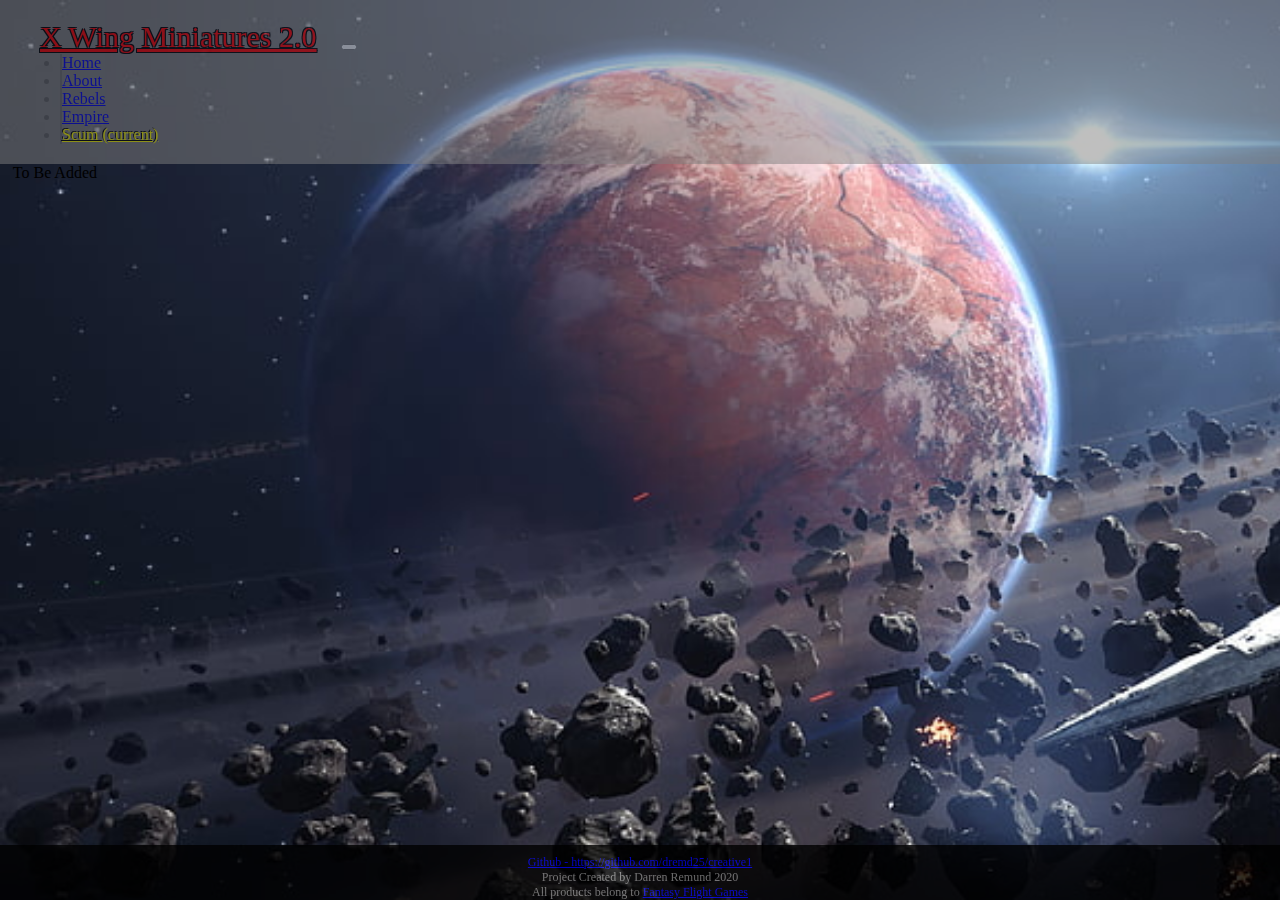
<file: pages/scum/scum.html>
<!DOCTYPE html>
<html lang="en" dir="ltr">
    <head>
        <meta charset="utf-8">
        <title>X-Wing Miniatures</title>
        <link rel="stylesheet" href="/css/master.css">
        <link rel="stylesheet" href="/css/faction_list.css">
        <link rel="stylesheet" href="https://stackpath.bootstrapcdn.com/bootstrap/4.1.3/css/bootstrap.min.css" integrity="sha384-MCw98/SFnGE8fJT3GXwEOngsV7Zt27NXFoaoApmYm81iuXoPkFOJwJ8ERdknLPMO" crossorigin="anonymous">
    </head>
    <body>
        <!-- Menu -->
        <div class="header">
            <nav class="navbar navbar-expand-lg navbar-light">
                <a class="navbar-xwing" href="/index.html">X Wing Miniatures 2.0</a>
                <button class="navbar-toggler" type="button" data-toggle="collapse" data-target="#navbarNav" aria-controls="navbarNav" aria-expanded="false" aria-label="Toggle navigation">
                    <span class="navbar-toggler-icon"></span>
                </button>
                <div class="collapse navbar-collapse" id="navbarNav">
                    <ul class="navbar-nav">
                        <li class="nav-item">
                            <a class="nav-link" href="/index.html">Home</a>
                        </li>
                        <li class="nav-item">
                            <a class="nav-link" href="/pages/about.html">About</a>
                        </li>
                        <li class="nav-item">
                            <a class="nav-link" href="/pages/rebels/rebels.html">Rebels</a>
                        </li>
                        <li class="nav-item">
                            <a class="nav-link" href="/pages/empire/empire.html">Empire</a>
                        </li>
                        <li class="nav-item">
                            <a class="nav-link active" href="/pages/scum/scum.html">Scum <span class="sr-only">(current)</span></a>
                        </li>
                    </ul>
                </div>
            </nav>
        </div>

        <!-- Main Body -->
        <div class="content">
            <p>To Be Added</p>
        </div>

        <!-- Footer -->
        <div class="footer">
            <a href="https://github.com/dremd25/creative1">Github - https://github.com/dremd25/creative1</a>
            <p>Project Created by Darren Remund 2020</p>
            <p>All products belong to <a href="https://www.fantasyflightgames.com/en/products/x-wing-second-edition/">Fantasy Flight Games</a></p>
        </div>

        <script src="https://code.jquery.com/jquery-3.3.1.slim.min.js" integrity="sha384-q8i/X+965DzO0rT7abK41JStQIAqVgRVzpbzo5smXKp4YfRvH+8abtTE1Pi6jizo" crossorigin="anonymous"></script>
        <script src="https://cdnjs.cloudflare.com/ajax/libs/popper.js/1.14.3/umd/popper.min.js" integrity="sha384-ZMP7rVo3mIykV+2+9J3UJ46jBk0WLaUAdn689aCwoqbBJiSnjAK/l8WvCWPIPm49" crossorigin="anonymous"></script>
        <script src="https://stackpath.bootstrapcdn.com/bootstrap/4.1.3/js/bootstrap.min.js" integrity="sha384-ChfqqxuZUCnJSK3+MXmPNIyE6ZbWh2IMqE241rYiqJxyMiZ6OW/JmZQ5stwEULTy" crossorigin="anonymous"></script>
    </body>
</html>
</file>
<file: css/master.css>
* {
    margin: 0;
}

body {
    min-height: 100vh;
    position: relative;
    background: url('/images/background.jpg') grey;
    background-repeat: no-repeat;
    background-attachment: fixed;
    background-size: cover;
}

/* Menu */
.header {
    height: auto;
    width: 100%;
    padding: 20px;
    background-color: #808080;
    opacity: 0.5;
    filter: alpha(opacity=100); /* For IE8 and earlier */
    color: yellow;
}

.navbar-xwing {
    padding: 0px 20px;
    color: #ff0000;
    font-size: 30px;
    text-shadow:
        -1px -1px 0 #000,
        1px -1px 0 #000,
        -1px 1px 0 #000,
        1px 1px 0 #000;
}


.active {
    color: yellow !important;
    text-decoration: underline;
    text-shadow: -1px -1px 0 #000;
}

.nav-item {
    border-left: 2px solid #707070;
    border-right: 1px solid #707070:
    padding: 0px 20px;
    color: #636363 !important;
}

/* Body */
.content {
    width: 98%;
    margin: auto;
    padding-bottom: 60px;
    color: black;
    display: flex;
    flex-direction: column;
}

/* Footer */
.footer {
    width: 100%;
    padding-top: 10px;
    background-color: black;
    opacity: 0.8;
    color: grey;
    position: absolute;
    bottom: 0;
    text-align: center;
    font-size: 12px;
}

.footer p {
    margin: 0;
}
</file>
<file: css/home.css>
p {
    color: white;
}

#logo {
    height: auto;
    width: 800px;
    margin: auto;
}
</file>
<file: css/rules.css>
h2 {
    color: white !important;
}

p {
    color: white;
}
</file>
<file: css/faction_list.css>
.ship {
    margin: 20px;
    border: 1px solid black;
    padding: 20px;
    background-color: #4a4a4a;
    opacity: 0.9;
    display: flex;
}

.ship img {
    max-width: 200px;
    max-height: 300px;
    width: auto;
    height: auto;
    display: block;
    background-color: #5c5c5c;
    border: 2px solid black;
}

.details {
    margin-left: 20px;
}

.name em {
    font-size: 14px;
}

.info {
    display: flex;
}

.info div {
    margin: 10px 20px;
    display: flex;
    flex-direction: column;
    align-items: flex-start;
}

.stats li {
    display: flex;
    flex-direction: row;
}

.stats li img {
    margin: 0 5px;
}

#bwing_linked {
    margin: 0;
    display: flex;
    flex-direction: row;
}

#ewing_linked {
    margin: 0;
    display: flex;
    flex-direction: row;
}

#advancedx1_linked {
    margin: 0;
    display: flex;
    flex-direction: row;
}

#bomber_linked {
    margin: 0;
    display: flex;
    flex-direction: row;
}
</file>
